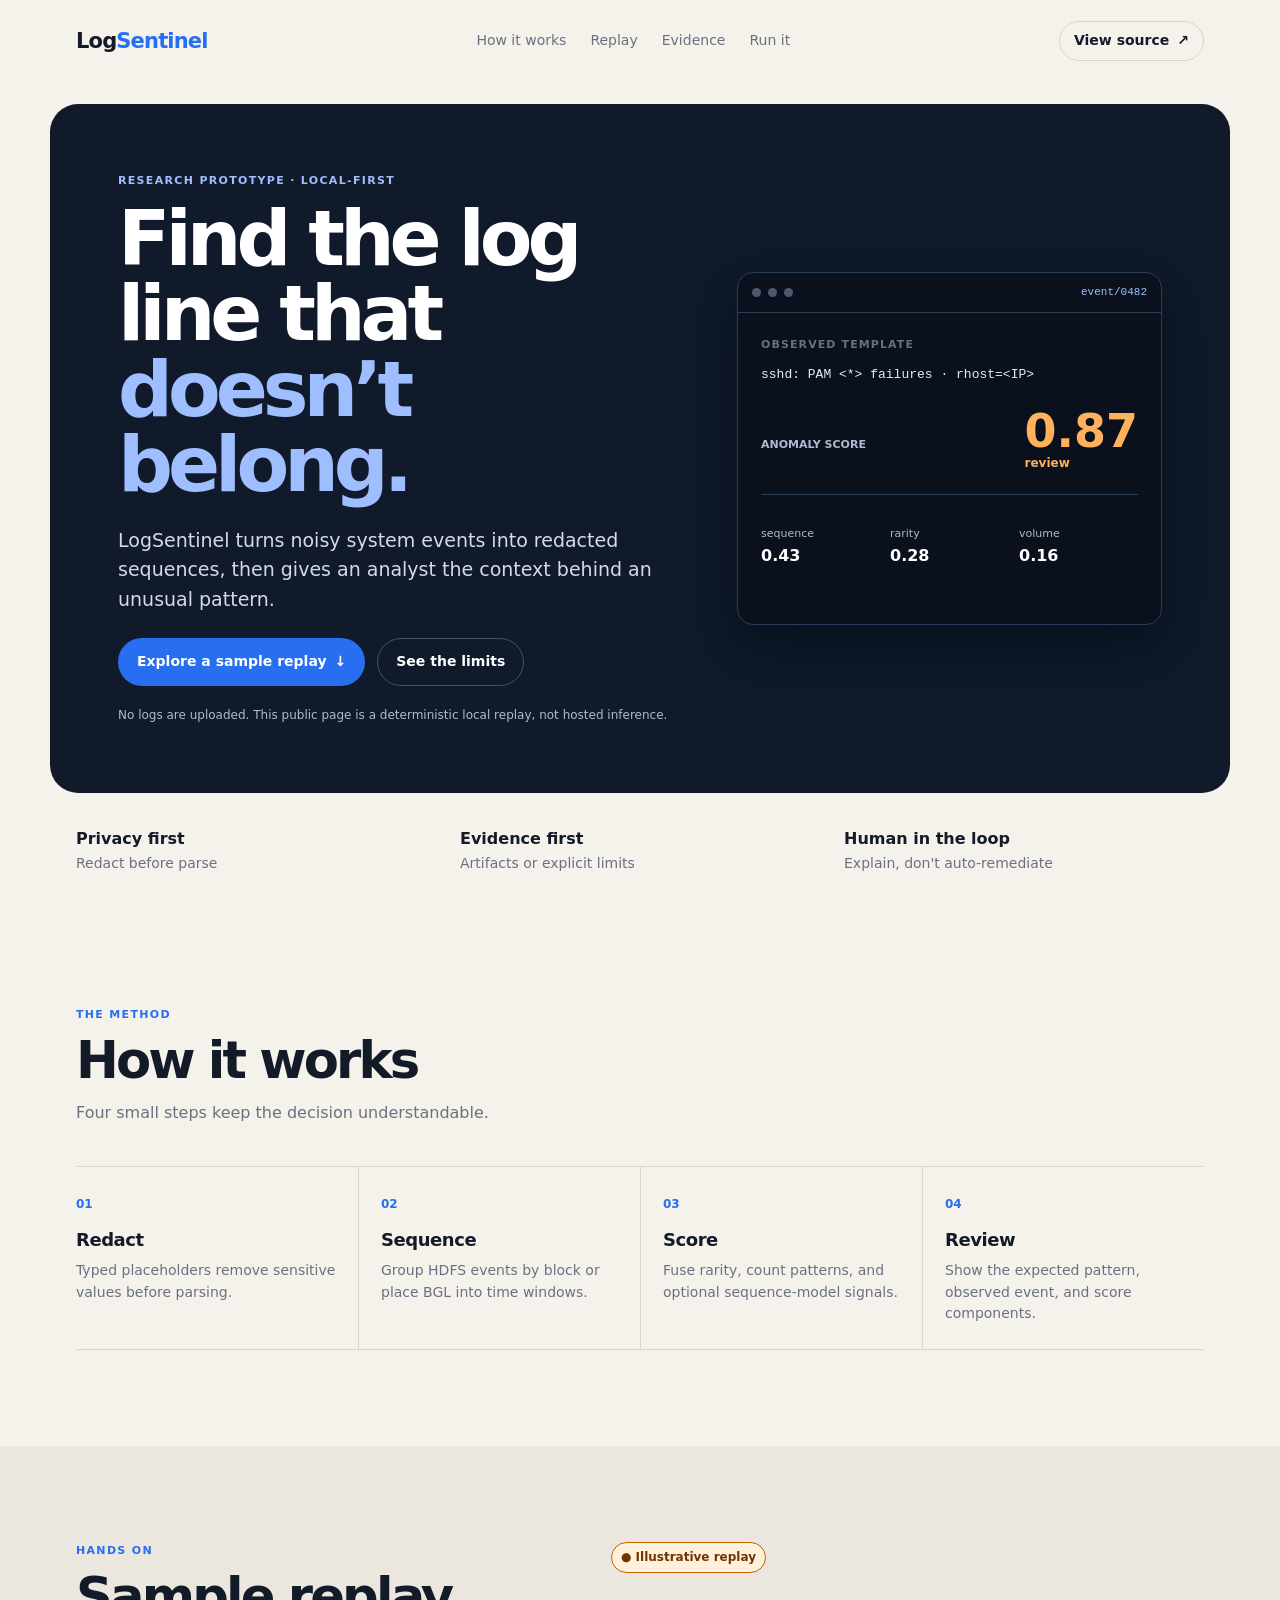
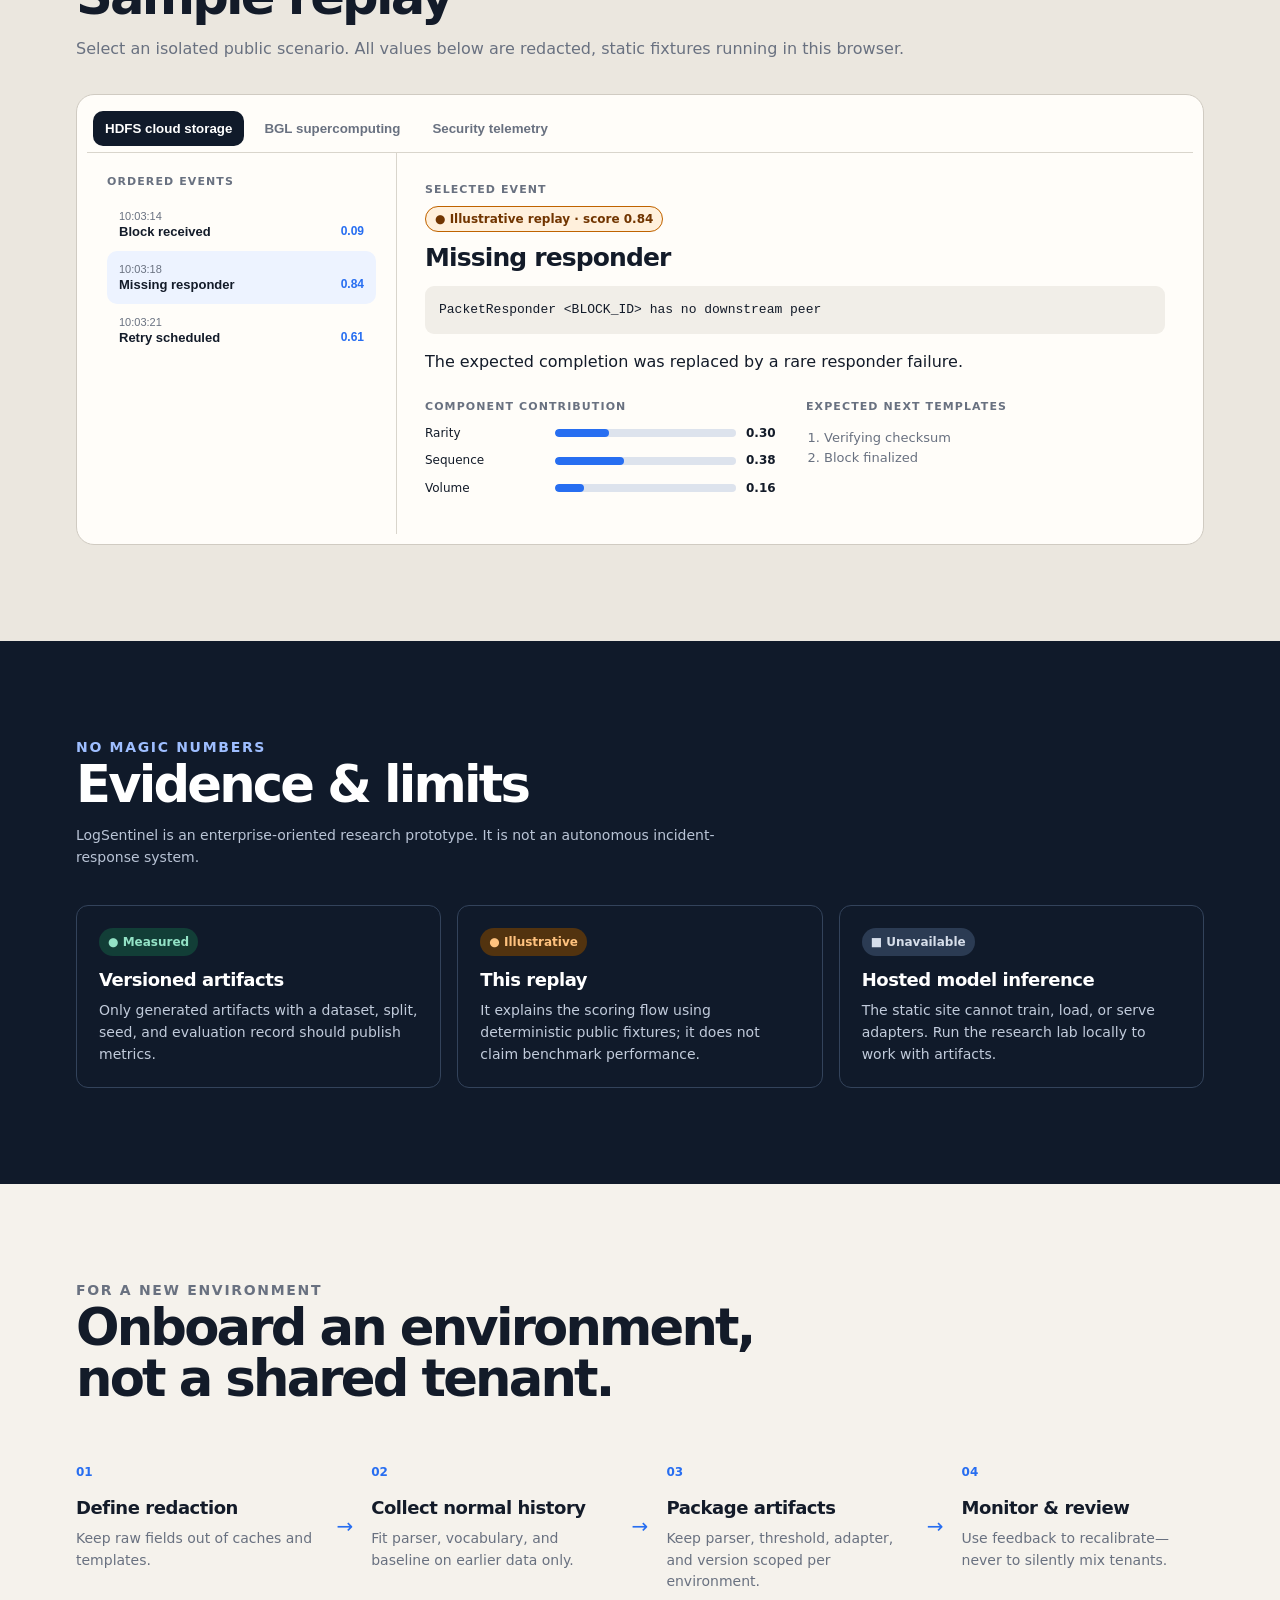
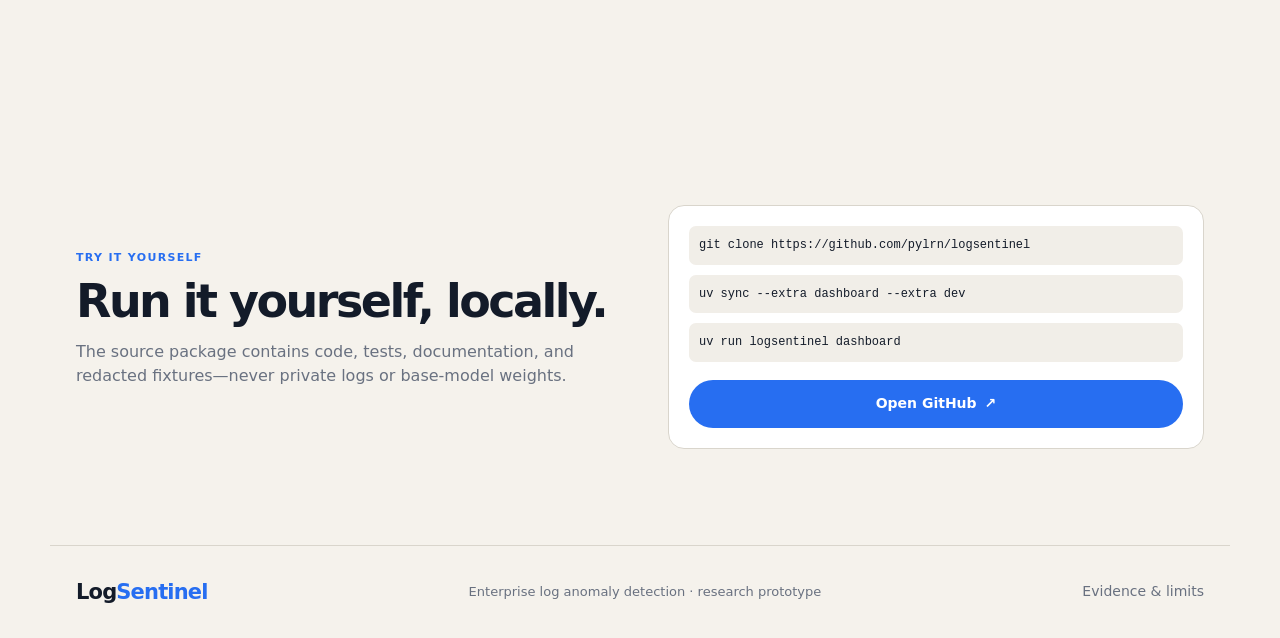
<file: showcase/index.html>
<!doctype html>
<html lang="en">
<head>
  <meta charset="utf-8">
  <meta name="viewport" content="width=device-width,initial-scale=1">
  <meta name="description" content="An evidence-first log anomaly detection research prototype.">
  <title>LogSentinel — anomaly detection, made inspectable</title>
  <link rel="stylesheet" href="assets/styles.css">
</head>
<body>
  <a class="skip-link" href="#main">Skip to content</a>
  <header class="site-header">
    <a class="wordmark" href="#top">Log<span>Sentinel</span></a>
    <nav aria-label="Main navigation">
      <a href="#workflow">How it works</a><a href="#replay">Replay</a><a href="#evidence">Evidence</a><a href="#run">Run it</a>
    </nav>
    <a class="button button-small" href="https://github.com/pylrn/logsentinel" data-repo-link>View source <span aria-hidden="true">↗</span></a>
  </header>
  <main id="main">
    <section class="hero" id="top" aria-labelledby="hero-title">
      <div class="hero-copy">
        <p class="eyebrow">Research prototype · local-first</p>
        <h1 id="hero-title">Find the log line that <em>doesn’t belong.</em></h1>
        <p class="lede">LogSentinel turns noisy system events into redacted sequences, then gives an analyst the context behind an unusual pattern.</p>
        <div class="hero-actions">
          <a class="button button-primary" href="#replay">Explore a sample replay <span aria-hidden="true">↓</span></a>
          <a class="button button-quiet" href="#evidence">See the limits</a>
        </div>
        <p class="fine-print">No logs are uploaded. This public page is a deterministic local replay, not hosted inference.</p>
      </div>
      <div class="terminal" aria-label="Illustrative anomaly score example">
        <div class="terminal-top"><span></span><span></span><span></span><code>event/0482</code></div>
        <div class="terminal-body">
          <p class="terminal-label">observed template</p>
          <code>sshd: PAM &lt;*&gt; failures · rhost=&lt;IP&gt;</code>
          <div class="terminal-score"><span>ANOMALY SCORE</span><strong>0.87</strong><b>review</b></div>
          <dl><div><dt>sequence</dt><dd>0.43</dd></div><div><dt>rarity</dt><dd>0.28</dd></div><div><dt>volume</dt><dd>0.16</dd></div></dl>
        </div>
      </div>
    </section>

    <section class="proof-strip" aria-label="Project boundaries">
      <p><strong>Privacy first</strong><span>Redact before parse</span></p>
      <p><strong>Evidence first</strong><span>Artifacts or explicit limits</span></p>
      <p><strong>Human in the loop</strong><span>Explain, don't auto-remediate</span></p>
    </section>

    <section id="workflow" class="section" aria-labelledby="workflow-title">
      <div class="section-heading"><p class="eyebrow">The method</p><h2 id="workflow-title">How it works</h2><p>Four small steps keep the decision understandable.</p></div>
      <ol class="workflow">
        <li><span>01</span><h3>Redact</h3><p>Typed placeholders remove sensitive values before parsing.</p></li>
        <li><span>02</span><h3>Sequence</h3><p>Group HDFS events by block or place BGL into time windows.</p></li>
        <li><span>03</span><h3>Score</h3><p>Fuse rarity, count patterns, and optional sequence-model signals.</p></li>
        <li><span>04</span><h3>Review</h3><p>Show the expected pattern, observed event, and score components.</p></li>
      </ol>
    </section>

    <section id="replay" class="section replay-section" aria-labelledby="replay-title">
      <div class="section-heading split-heading"><div><p class="eyebrow">Hands on</p><h2 id="replay-title">Sample replay</h2></div><span class="provenance">● Illustrative replay</span></div>
      <p class="section-intro">Select an isolated public scenario. All values below are redacted, static fixtures running in this browser.</p>
      <div class="replay-shell">
        <div class="environment-tabs" role="tablist" aria-label="Replay environment"></div>
        <div class="replay-grid">
          <aside class="event-list" aria-label="Replay events"><p class="panel-label">Ordered events</p><div id="event-list"></div></aside>
          <article class="incident" aria-live="polite">
            <p class="panel-label">Selected event</p>
            <div id="incident-content"></div>
          </article>
        </div>
      </div>
    </section>

    <section id="evidence" class="section evidence" aria-labelledby="evidence-title">
      <div class="section-heading"><p class="eyebrow">No magic numbers</p><h2 id="evidence-title">Evidence &amp; limits</h2><p>LogSentinel is an enterprise-oriented research prototype. It is not an autonomous incident-response system.</p></div>
      <div class="evidence-grid">
        <article><span class="status status-green">● Measured</span><h3>Versioned artifacts</h3><p>Only generated artifacts with a dataset, split, seed, and evaluation record should publish metrics.</p></article>
        <article><span class="status status-amber">● Illustrative</span><h3>This replay</h3><p>It explains the scoring flow using deterministic public fixtures; it does not claim benchmark performance.</p></article>
        <article><span class="status status-slate">■ Unavailable</span><h3>Hosted model inference</h3><p>The static site cannot train, load, or serve adapters. Run the research lab locally to work with artifacts.</p></article>
      </div>
    </section>

    <section id="onboarding" class="section onboarding" aria-labelledby="onboarding-title">
      <div class="section-heading"><p class="eyebrow">For a new environment</p><h2 id="onboarding-title">Onboard an environment, not a shared tenant.</h2></div>
      <div class="onboarding-flow">
        <div><span>01</span><h3>Define redaction</h3><p>Keep raw fields out of caches and templates.</p></div><i aria-hidden="true">→</i>
        <div><span>02</span><h3>Collect normal history</h3><p>Fit parser, vocabulary, and baseline on earlier data only.</p></div><i aria-hidden="true">→</i>
        <div><span>03</span><h3>Package artifacts</h3><p>Keep parser, threshold, adapter, and version scoped per environment.</p></div><i aria-hidden="true">→</i>
        <div><span>04</span><h3>Monitor &amp; review</h3><p>Use feedback to recalibrate—never to silently mix tenants.</p></div>
      </div>
    </section>

    <section id="run" class="section run" aria-labelledby="run-title">
      <div><p class="eyebrow">Try it yourself</p><h2 id="run-title">Run it yourself, locally.</h2><p>The source package contains code, tests, documentation, and redacted fixtures—never private logs or base-model weights.</p></div>
      <div class="run-card"><code>git clone https://github.com/pylrn/logsentinel</code><code>uv sync --extra dashboard --extra dev</code><code>uv run logsentinel dashboard</code><a class="button button-primary" href="https://github.com/pylrn/logsentinel" data-repo-link>Open GitHub <span aria-hidden="true">↗</span></a></div>
    </section>
  </main>
  <footer><a class="wordmark" href="#top">Log<span>Sentinel</span></a><p>Enterprise log anomaly detection · research prototype</p><a href="#evidence">Evidence &amp; limits</a></footer>
  <script src="assets/replay-data.js"></script><script src="assets/app.js"></script>
</body>
</html>
</file>
<file: showcase/assets/styles.css>
:root{--ink:#131b29;--paper:#f5f2ec;--card:#fffdf9;--line:#d9d5cc;--blue:#276ef1;--muted:#697180;--navy:#101a2a;--green:#087858;--amber:#a75100;--slate:#455468}*{box-sizing:border-box}html{scroll-behavior:smooth}body{margin:0;background:var(--paper);color:var(--ink);font:16px/1.55 Inter,ui-sans-serif,system-ui,-apple-system,BlinkMacSystemFont,"Segoe UI",sans-serif}.skip-link{position:fixed;left:12px;top:-80px;background:#fff;color:#000;padding:8px 12px;z-index:10}.skip-link:focus{top:12px}.site-header,main>section,footer{max-width:1180px;margin:auto}.site-header{height:82px;display:flex;align-items:center;justify-content:space-between;padding:0 26px}.wordmark{color:var(--ink);text-decoration:none;font-weight:800;letter-spacing:-.04em;font-size:21px}.wordmark span{color:var(--blue)}nav{display:flex;gap:24px}nav a,footer a{color:var(--muted);text-decoration:none;font-size:14px}nav a:hover,footer a:hover{color:var(--blue)}.button{display:inline-flex;align-items:center;justify-content:center;gap:8px;border-radius:999px;padding:12px 18px;font-weight:700;text-decoration:none;border:1px solid transparent;font-size:14px}.button-small{padding:8px 14px;border-color:var(--line);color:var(--ink)}.button-primary{background:var(--blue);color:#fff}.button-quiet{border-color:#445064;color:#fff}.hero{margin-top:22px;background:var(--navy);border-radius:28px;color:#fff;padding:68px;display:grid;grid-template-columns:1.15fr .85fr;gap:44px;align-items:center}.eyebrow{font-weight:800;text-transform:uppercase;letter-spacing:.12em;font-size:11px;color:var(--blue);margin:0 0 12px}.hero .eyebrow{color:#9ebeff}.hero h1{font-size:clamp(42px,6vw,78px);line-height:.98;letter-spacing:-.065em;margin:0;max-width:740px}.hero h1 em{font-style:normal;color:#9ebeff}.lede{font-size:19px;color:#d3dbea;max-width:650px;margin:24px 0}.hero-actions{display:flex;gap:12px;flex-wrap:wrap}.fine-print{font-size:12px;color:#aebbd0;margin:20px 0 0}.terminal{background:#0a111d;border:1px solid #2a3d59;border-radius:16px;overflow:hidden;box-shadow:0 20px 50px #07101d}.terminal-top{height:40px;border-bottom:1px solid #2a3d59;display:flex;gap:7px;align-items:center;padding:0 14px}.terminal-top span{width:9px;height:9px;border-radius:50%;background:#4c5a70}.terminal-top code{margin-left:auto;color:#9ebeff;font-size:11px}.terminal-body{padding:23px}.terminal-label,.panel-label{font-size:11px;color:var(--muted);font-weight:800;letter-spacing:.1em;text-transform:uppercase;margin:0 0 8px}.terminal-body>code{font-size:13px;color:#e5ecf7}.terminal-score{display:grid;grid-template-columns:1fr auto;gap:0 12px;align-items:end;border-bottom:1px solid #2a3d59;padding:22px 0}.terminal-score span{font-size:11px;color:#aebbd0;font-weight:800}.terminal-score strong{font-size:46px;line-height:1;color:#ffb15c}.terminal-score b{grid-column:2;color:#ffb15c;font-size:12px}.terminal dl{display:grid;grid-template-columns:repeat(3,1fr);gap:10px}.terminal dl div{padding:14px 0}.terminal dt{font-size:11px;color:#aebbd0}.terminal dd{margin:2px 0;font-weight:800}.proof-strip{display:grid;grid-template-columns:repeat(3,1fr);padding:34px 26px;gap:24px}.proof-strip p{margin:0}.proof-strip strong{display:block}.proof-strip span{color:var(--muted);font-size:14px}.section{padding:96px 26px}.section-heading{max-width:690px}.section-heading h2{font-size:clamp(34px,4vw,55px);letter-spacing:-.055em;line-height:1;margin:0 0 15px}.section-heading>p:last-child,.section-intro{color:var(--muted);margin:0}.workflow{list-style:none;padding:0;margin:40px 0 0;display:grid;grid-template-columns:repeat(4,1fr);border-top:1px solid var(--line);border-bottom:1px solid var(--line)}.workflow li{padding:24px 22px 24px 0}.workflow li+li{border-left:1px solid var(--line);padding-left:22px}.workflow span,.onboarding-flow span{color:var(--blue);font-size:12px;font-weight:800}.workflow h3,.evidence h3,.onboarding h3{margin:10px 0 6px;font-size:18px;letter-spacing:-.025em}.workflow p,.evidence p,.onboarding p{margin:0;color:var(--muted);font-size:14px}.replay-section{background:#ebe7df;max-width:none;padding-left:max(26px,calc((100vw - 1128px)/2));padding-right:max(26px,calc((100vw - 1128px)/2))}.split-heading{display:flex;justify-content:space-between;align-items:start}.provenance,.status{font-size:12px;font-weight:800;border-radius:999px;padding:5px 9px;white-space:nowrap}.provenance{color:#713500;background:#fff0dc;border:1px solid #bf6300}.replay-shell{margin-top:32px;background:var(--card);border:1px solid #d0cbc2;border-radius:18px;padding:10px}.environment-tabs{display:flex;gap:8px;padding:6px}.environment-tabs button{appearance:none;border:0;background:transparent;padding:10px 12px;border-radius:10px;color:var(--muted);font-weight:800;cursor:pointer}.environment-tabs button[aria-selected=true]{background:var(--navy);color:#fff}.replay-grid{display:grid;grid-template-columns:310px 1fr;border-top:1px solid var(--line)}.event-list{padding:20px;border-right:1px solid var(--line)}.event-button{width:100%;text-align:left;border:0;background:transparent;border-radius:10px;padding:12px;cursor:pointer;color:var(--ink)}.event-button:hover,.event-button[aria-pressed=true]{background:#edf3ff}.event-time{display:block;color:var(--muted);font-size:11px}.event-title{display:block;font-size:13px;font-weight:750;margin-top:2px}.event-score{float:right;color:var(--blue);font-size:12px;font-weight:800}.incident{padding:28px}.incident h3{font-size:25px;margin:8px 0;letter-spacing:-.035em}.template{font-family:ui-monospace,SFMono-Regular,Menlo,monospace;font-size:13px;padding:14px;background:#f1eee8;border-radius:9px;overflow:auto}.incident-grid{display:grid;grid-template-columns:1fr 1fr;gap:22px;margin-top:23px}.signal{display:grid;grid-template-columns:120px 1fr 38px;gap:10px;align-items:center;margin:9px 0;font-size:12px}.bar{height:8px;border-radius:99px;background:#dde3ed;overflow:hidden}.bar i{display:block;height:100%;background:var(--blue);border-radius:inherit}.expected{font-size:13px;color:var(--muted);padding-left:18px}.evidence{background:var(--navy);color:#fff;max-width:none;padding-left:max(26px,calc((100vw - 1128px)/2));padding-right:max(26px,calc((100vw - 1128px)/2))}.evidence .section-heading>p:last-child{color:#b9c4d6}.evidence .eyebrow{color:#9ebeff}.evidence-grid{display:grid;grid-template-columns:repeat(3,1fr);gap:16px;margin-top:36px}.evidence article{border:1px solid #33435b;padding:22px;border-radius:12px}.evidence h3{color:#fff}.evidence p{color:#c1cbdb}.status{display:inline-block}.status-green{color:#93e2c6;background:#123e37}.status-amber{color:#ffc27e;background:#52330f}.status-slate{color:#d6deea;background:#2b3b53}.onboarding-flow{margin-top:35px;display:flex;align-items:stretch;gap:18px}.onboarding-flow>div{flex:1;padding:20px 0}.onboarding-flow>i{align-self:center;font-style:normal;color:var(--blue);font-size:20px}.run{display:grid;grid-template-columns:1fr 1fr;gap:56px;align-items:center}.run h2{font-size:46px;letter-spacing:-.055em;line-height:1;margin:0 0 16px}.run>div>p:last-child{color:var(--muted)}.run-card{background:#fff;border:1px solid var(--line);border-radius:16px;padding:20px;display:grid;gap:10px}.run-card code{background:#f1eee8;padding:10px;border-radius:7px;font-size:12px;overflow:auto}.run-card .button{margin-top:8px}footer{border-top:1px solid var(--line);padding:30px 26px;display:flex;justify-content:space-between;align-items:center}footer p{color:var(--muted);font-size:13px;margin:0}@media(max-width:760px){nav,.site-header>.button-small{display:none}.site-header{height:68px}.hero{grid-template-columns:1fr;padding:38px 25px;border-radius:0}.terminal{margin-top:6px}.proof-strip,.workflow,.evidence-grid,.run{grid-template-columns:1fr}.proof-strip{gap:16px}.workflow li+li{border-left:0;border-top:1px solid var(--line);padding-left:0}.section{padding:66px 22px}.split-heading{display:block}.provenance{display:inline-block;margin-top:14px}.replay-section,.evidence{padding-left:22px;padding-right:22px}.replay-grid{grid-template-columns:1fr}.event-list{border-right:0;border-bottom:1px solid var(--line)}.incident-grid{grid-template-columns:1fr}.onboarding-flow{display:grid;grid-template-columns:1fr}.onboarding-flow>i{transform:rotate(90deg)}footer{display:grid;gap:10px}.hero h1{font-size:48px}}@media(prefers-reduced-motion:reduce){html{scroll-behavior:auto}*{animation:none!important;transition:none!important}}a:focus-visible,button:focus-visible{outline:3px solid #ffb15c;outline-offset:3px}
</file>
